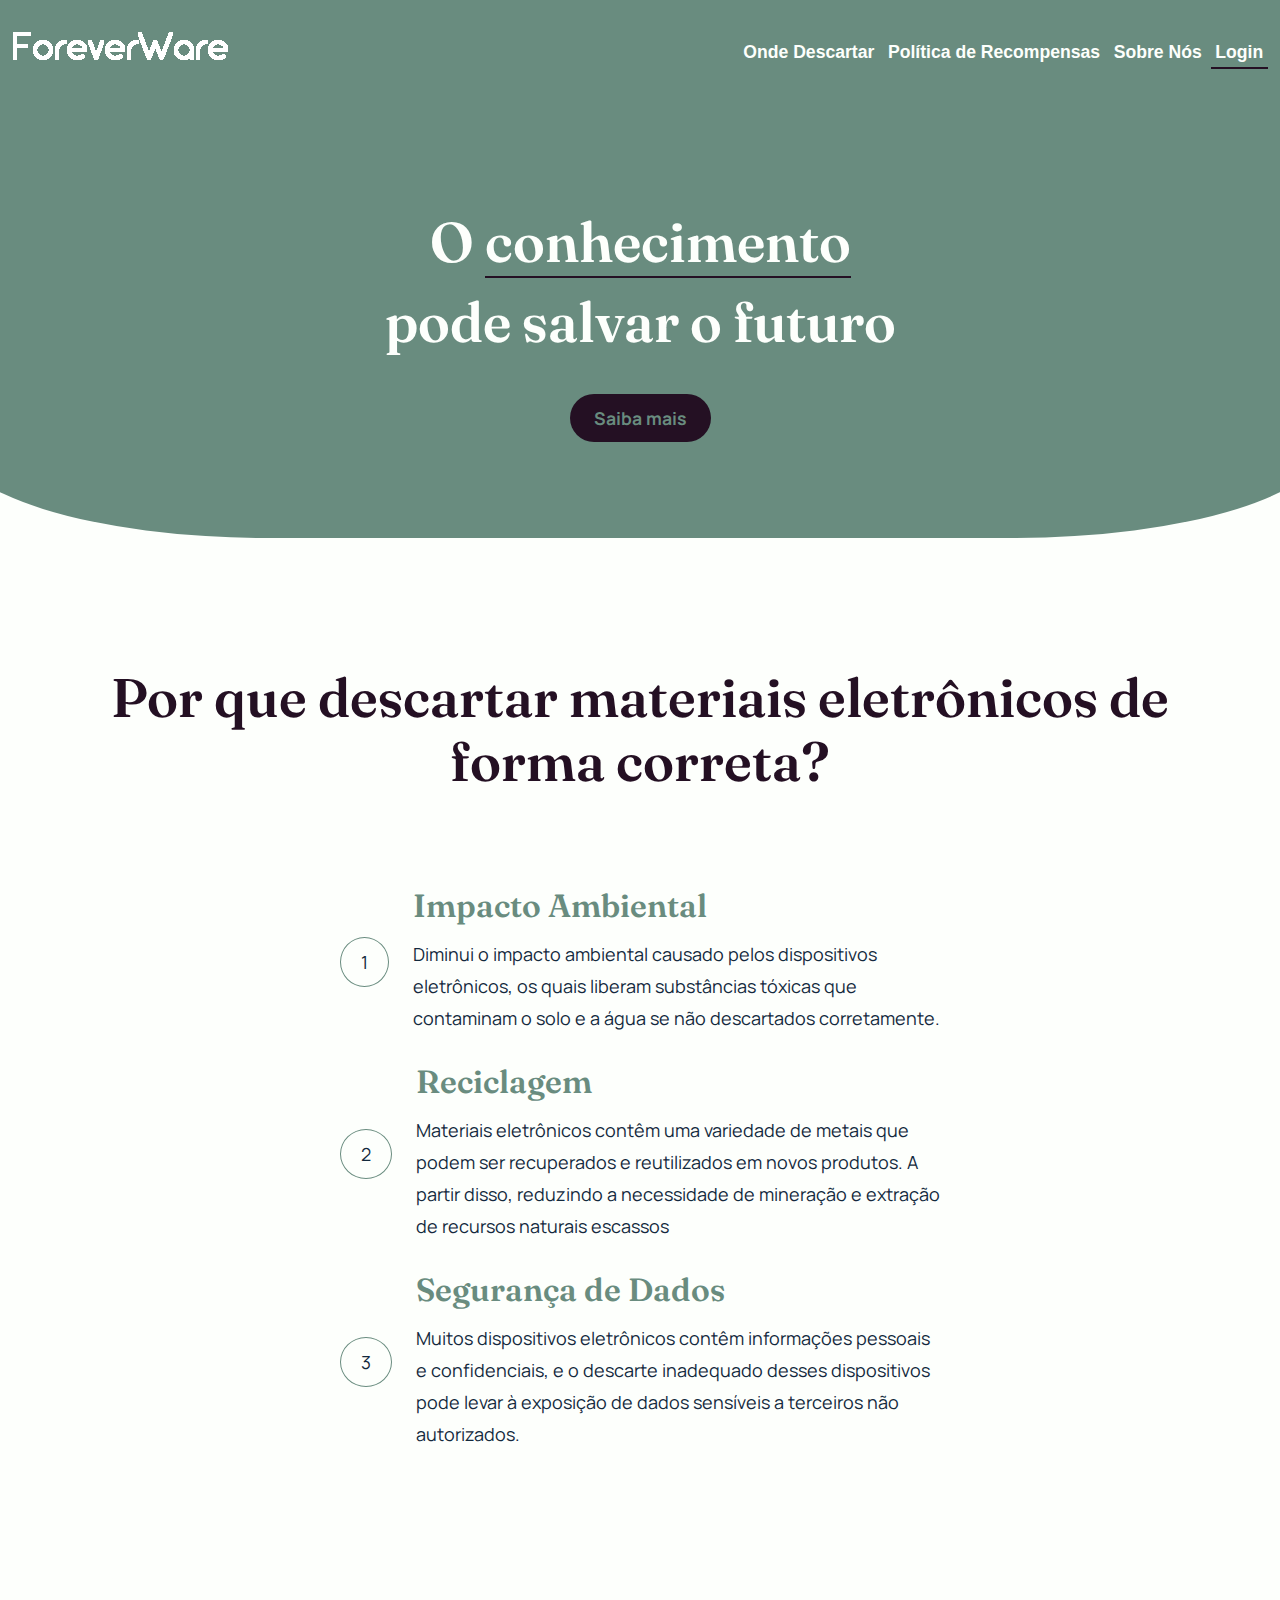
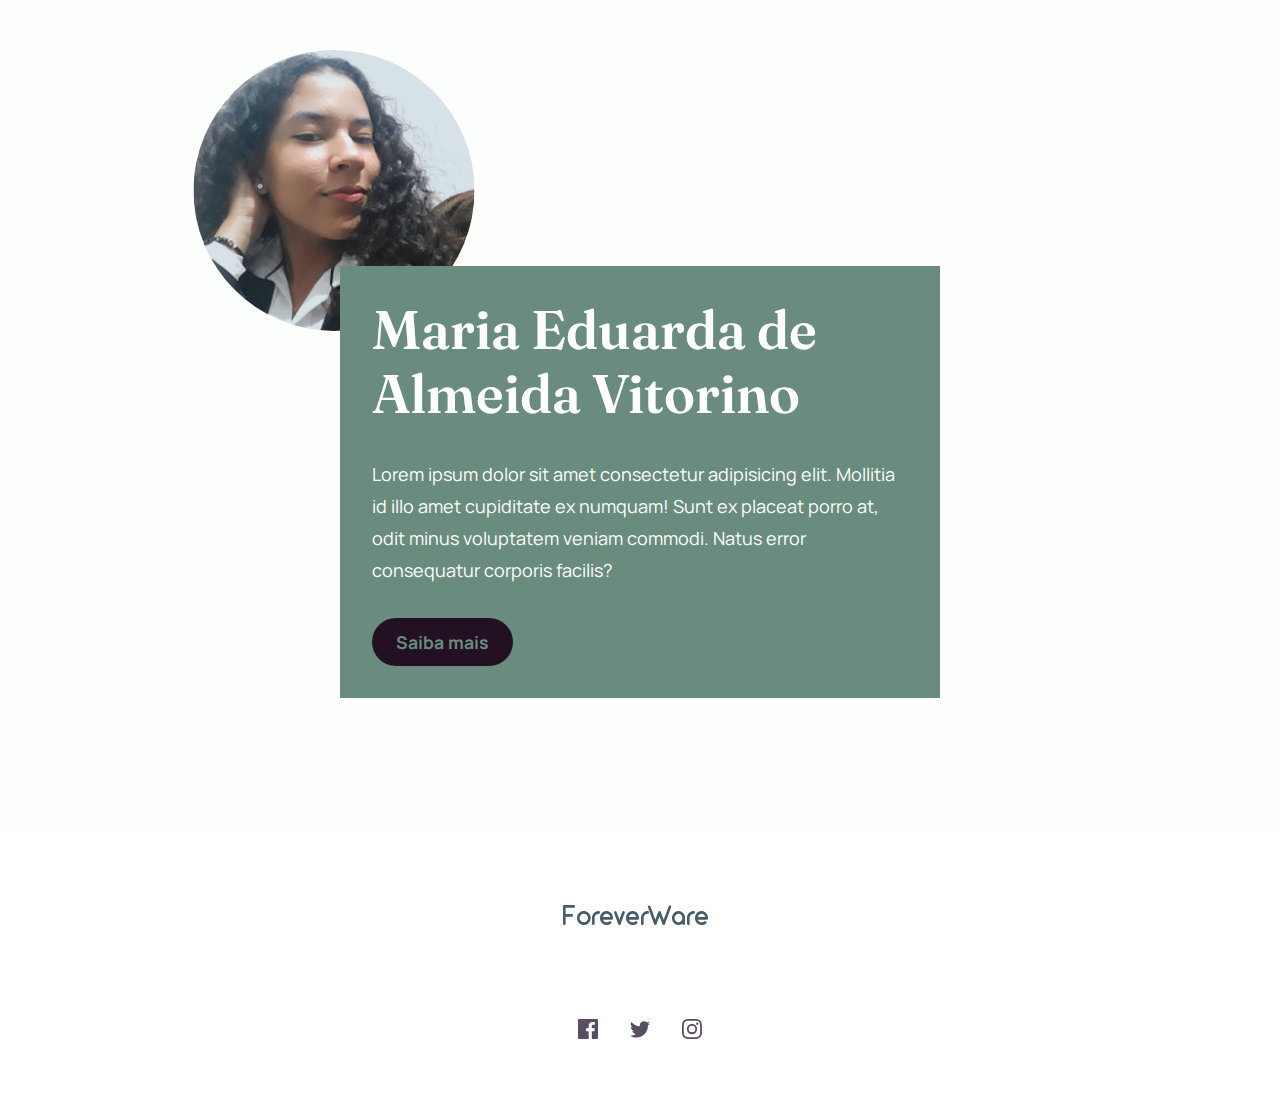
<file: index.html>
<!DOCTYPE html>
<html lang="pt-br">
  <head>
    <meta charset="UTF-8" />
    <meta name="viewport" content="width=device-width, initial-scale=1.0" />

    <link
      rel="icon"
      type="image/png"
      sizes="30x30"
      href="./assets/images/pngwing.com.png"
    />
    <link rel="stylesheet" href="css/styles.css" />
    <title>ForeverWare | Descarte e Conhecimento</title>
  </head>
  <body>
    <main>
      <nav class="nav">
        <div class="nav__logo">
          <!-- <h3>ForeverWare</h3> -->
          <a href="index.html"
            ><img src="./assets/images/foreverwarelogo.png" alt="Workit logo"
          /></a>
        </div>
        <div class="nav__cta">
          <a href="ondedescartar.html"
            ><button class="secondary-button">Onde Descartar</button></a
          >
          <a href="https://foreverware-react.vercel.app/"
            ><button class="secondary-button">
              Política de Recompensas
            </button></a
          >
          <a href="#cta"><button class="secondary-button">Sobre Nós</button></a>
          <a href="login.html"
            ><button class="secondary-button login-button">Login</button></a
          >
        </div>
      </nav>
      <section class="hero">
        <div class="container">
          <h1>
            O <span class="hero__accent">conhecimento</span> pode salvar o
            futuro
          </h1>
          <a href="#features" data-scroll
            ><button class="primary-button rounded-button">
              Saiba mais
            </button></a
          >
        </div>
      </section>
      <section id="features">
        <div class="container">
          <h2 class="feature-title">
            Por que descartar materiais eletrônicos de forma correta?
          </h2>

          <div class="features__box">
            <div class="feature__card">
              <div class="card__header">
                <p class="feature__card--icon">1</p>
              </div>
              <div class="feature__body">
                <h3 class="feature__card--title">Impacto Ambiental</h3>
                <p class="feature__card--text">
                  Diminui o impacto ambiental causado pelos dispositivos
                  eletrônicos, os quais liberam substâncias tóxicas que
                  contaminam o solo e a água se não descartados corretamente.
                </p>
              </div>
            </div>
            <div class="feature__card">
              <div class="card__header">
                <p class="feature__card--icon">2</p>
              </div>
              <div class="feature__body">
                <h3 class="feature__card--title">Reciclagem</h3>
                <p class="feature__card--text">
                  Materiais eletrônicos contêm uma variedade de metais que podem
                  ser recuperados e reutilizados em novos produtos. A partir
                  disso, reduzindo a necessidade de mineração e extração de
                  recursos naturais escassos
                </p>
              </div>
            </div>
            <div class="feature__card">
              <div class="card__header">
                <p class="feature__card--icon">3</p>
              </div>
              <div class="feature__body">
                <h3 class="feature__card--title">Segurança de Dados</h3>
                <p class="feature__card--text">
                  Muitos dispositivos eletrônicos contêm informações pessoais e
                  confidenciais, e o descarte inadequado desses dispositivos
                  pode levar à exposição de dados sensíveis a terceiros não
                  autorizados.
                </p>
              </div>
            </div>
          </div>
        </div>
      </section>
      <section id="cta">
        <div class="cta__box">
          <img src="./assets/images/authorphoto.png" alt="Founder image" />
          <h2 class="cta__box--title">Maria Eduarda de Almeida Vitorino</h2>
          <p class="cta__box--text">
            Lorem ipsum dolor sit amet consectetur adipisicing elit. Mollitia id
            illo amet cupiditate ex numquam! Sunt ex placeat porro at, odit
            minus voluptatem veniam commodi. Natus error consequatur corporis
            facilis?
          </p>
          <a href="https://github.com/vtrnduda"
            ><button class="primary-button rounded-button">
              Saiba mais
            </button></a
          >
        </div>
      </section>
    </main>
    <footer>
      <div class="footer__logo">
        <img src="./assets/images/foreverwarelogodark.png" alt="Workit logo" />
      </div>
      <div class="footer__social">
        <a href="#"
          ><img src="./assets/images/icon-facebook.svg" alt="Facebook icon"
        /></a>
        <a href="#"
          ><img src="./assets/images/icon-twitter.svg" alt="Twitter icon"
        /></a>
        <a href="#"
          ><img src="./assets/images/icon-instagram.svg" alt="Instagram icon"
        /></a>
      </div>
    </footer>

    <script type="module" src="./js/main.js"></script>
  </body>
</html>
</file>
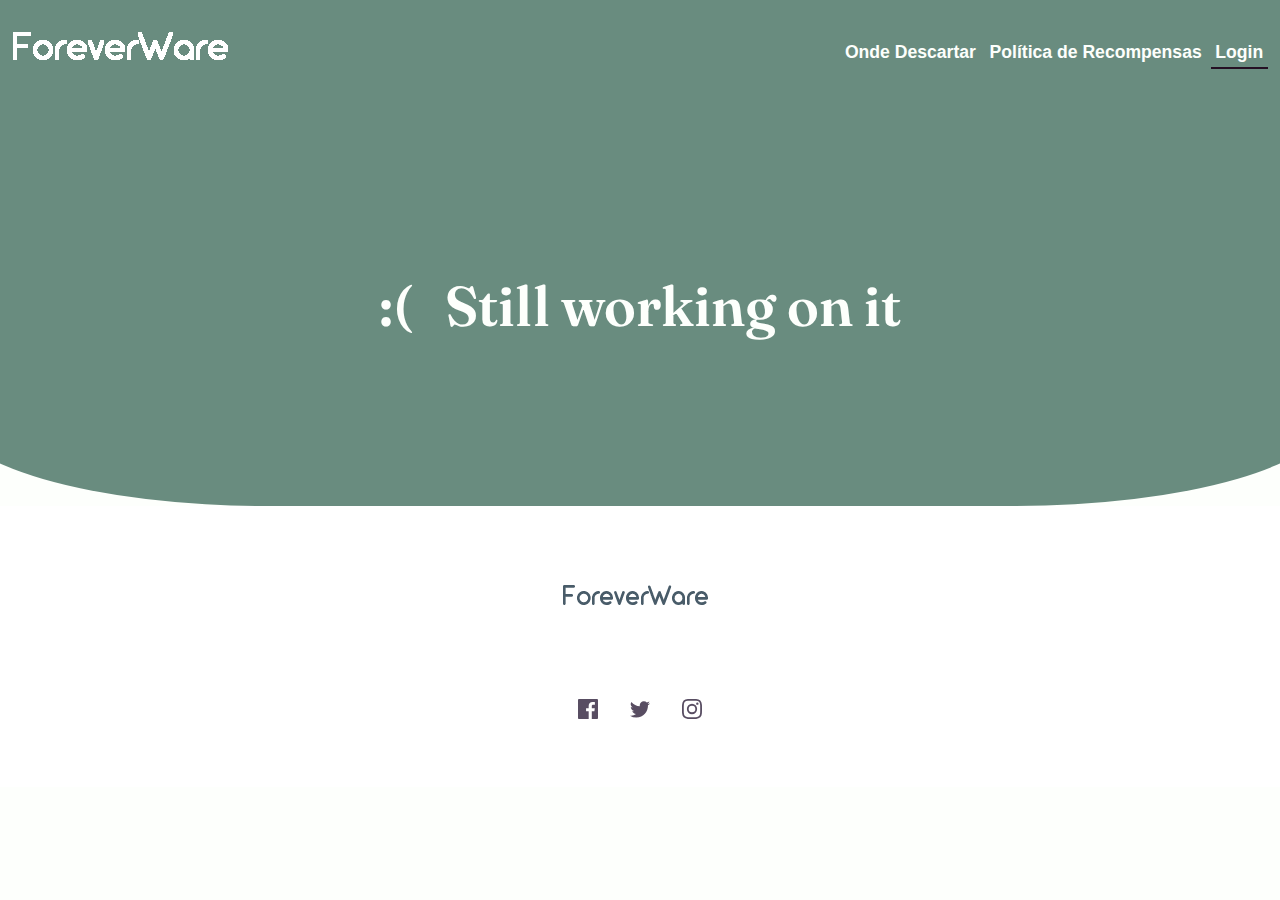
<file: login.html>
<!DOCTYPE html>
<html lang="pt-br">
  <head>
    <meta charset="UTF-8" />
    <meta name="viewport" content="width=device-width, initial-scale=1.0" />

    <link
      rel="icon"
      type="image/png"
      sizes="30x30"
      href="./assets/images/pngwing.com.png"
    />

    <link rel="stylesheet" href="css/login.css" />
    <title>ForeverWare | Descarte e Conhecimento</title>
  </head>
  <body>
    <main>
      <nav class="nav">
        <div class="nav__logo">
          <!-- <h3>ForeverWare</h3> -->
          <a href="index.html"
            ><img src="./assets/images/foreverwarelogo.png" alt="Workit logo"
          /></a>
        </div>
        <div class="nav__cta">
          <a href="ondedescartar.html"
            ><button class="secondary-button">Onde Descartar</button></a
          >
          <a href="http://localhost:3001/"
            ><button class="secondary-button">
              Política de Recompensas
            </button></a
          >
          <a href="login.html"
            ><button class="secondary-button login-button">Login</button></a
          >
        </div>
      </nav>
      <section class="hero">
        <div class="container">
          <div class="message">
            <h1 class="sad__face">&colon;&lpar;</h1>
            <h1 class="not__ready">Still working on it</h1>
          </div>
        </div>
      </section>
    </main>
    <footer>
      <div class="footer__logo">
        <img src="./assets/images/foreverwarelogodark.png" alt="Workit logo" />
      </div>
      <div class="footer__social">
        <a href="#"
          ><img src="./assets/images/icon-facebook.svg" alt="Facebook icon"
        /></a>
        <a href="#"
          ><img src="./assets/images/icon-twitter.svg" alt="Twitter icon"
        /></a>
        <a href="#"
          ><img src="./assets/images/icon-instagram.svg" alt="Instagram icon"
        /></a>
      </div>
    </footer>
    <script type="module" src="./js/main.js"></script>
  </body>
</html>
</file>
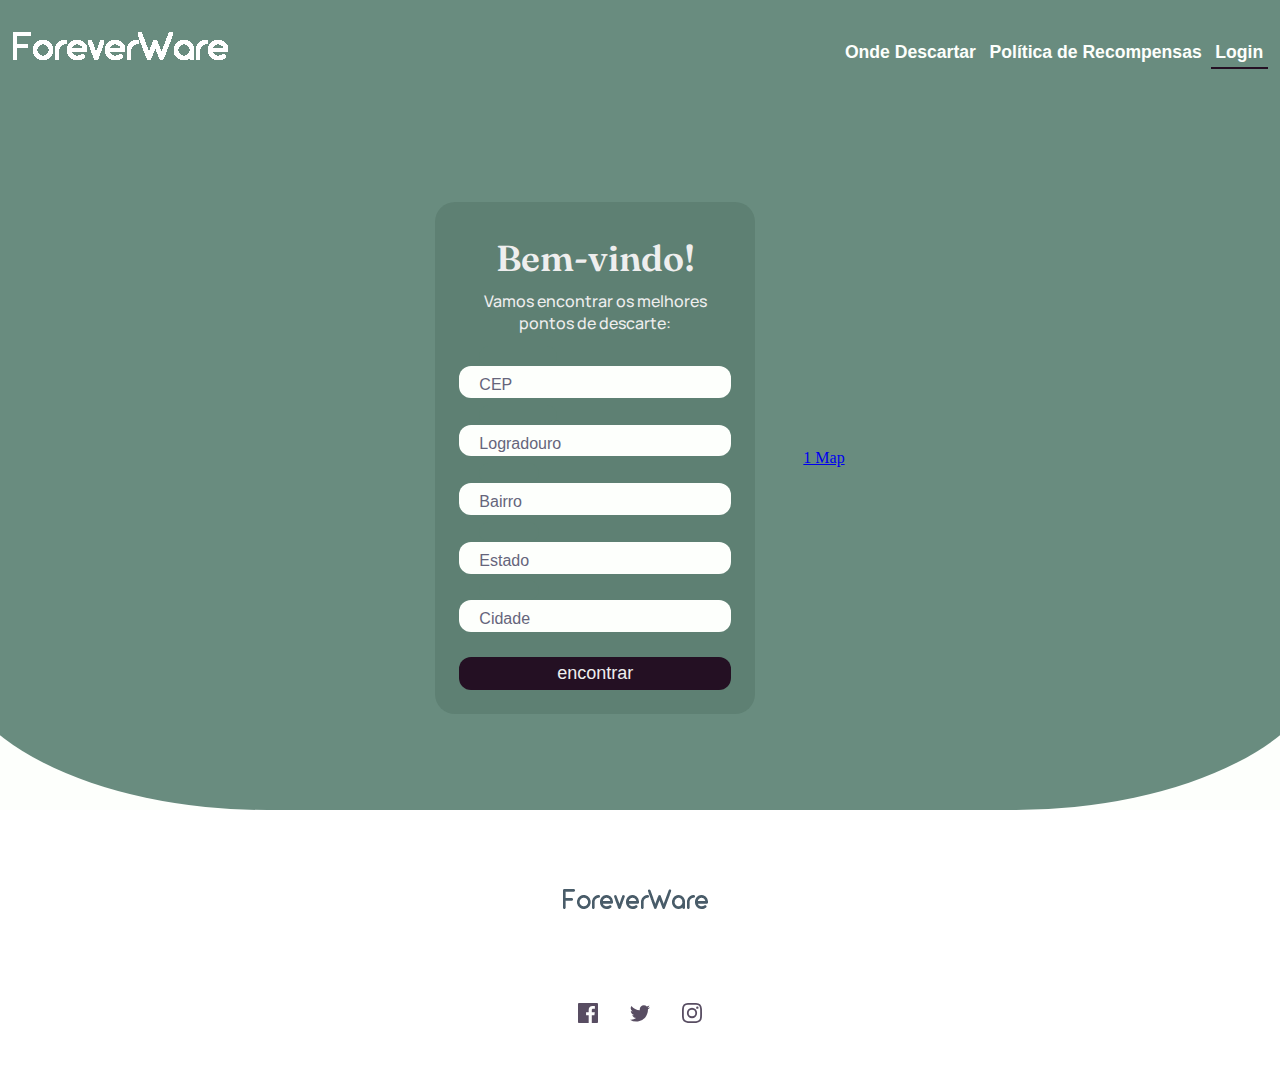
<file: ondedescartar.html>
<!DOCTYPE html>
<html lang="pt-br">
<head>
  <meta charset="UTF-8">
  <meta name="viewport" content="width=device-width, initial-scale=1.0">

  <link rel="icon" type="image/png" sizes="30x30" href="./assets/images/pngwing.com.png">
  
  <link rel="stylesheet" href="css/ondedescartar.css">
  <title>ForeverWare | Descarte e Conhecimento</title>
</head>
<body>
  <main>
    <nav class="nav">
      <div class="nav__logo">
        <!-- <h3>ForeverWare</h3> -->
        <a href="index.html"><img  src="./assets/images/foreverwarelogo.png"  alt="Workit logo"></a> 
      </div>
      <div class="nav__cta">
        <a href="ondedescartar.html"><button class="secondary-button">Onde Descartar</button></a>
        <a href="http://localhost:3001/"><button class="secondary-button">Política de Recompensas</button></a>
        <!-- <a href="#cta"><button class="secondary-button">Sobre Nós</button></a> -->
        <a href="login.html"><button class="secondary-button login-button">Login</button></a>
      </div>
      
    </nav>
    <section class="hero">
        <div class="container">
          <div class="deck">
            <div class="form">
              <div class="title">Bem-vindo!</div>
              <div class="subtitle">Vamos encontrar os melhores pontos de descarte:</div>
              <div class="input-container ic1">
                <input id="cep" class="input" type="text" placeholder=" " />
                <div class="cut"></div>
                <label for="firstname" class="placeholder">CEP</label>
              </div>
              <div class="input-container ic2">
                <input id="logradouro" class="input" type="text" placeholder=" " />
                <div class="cut"></div>
                <label for="lastname" class="placeholder">Logradouro</label>
              </div>
            
              <div class="input-container ic2">
                <input id="bairro" class="input" type="text" placeholder=" " />
                <div class="cut cut-short"></div>
                <label for="email" class="placeholder">Bairro</label>
              </div>
              <div class="input-container ic2">
                <input id="estado" class="input" type="text" placeholder=" " />
                <div class="cut cut-short"></div>
                <label for="email" class="placeholder">Estado</label>
              </div>
              <div class="input-container ic2">
                <input id="localidade" class="input" type="text" placeholder=" " />
                <div class="cut cut-short"></div>
                <label for="email" class="placeholder">Cidade</label>
              </div>
              <button type="text" class="submit">encontrar</button>
          </div>
          <div class="map">
              <div id="wrapper-9cd199b9cc5410cd3b1ad21cab2e54d3">
                  <div id="map-9cd199b9cc5410cd3b1ad21cab2e54d3"></div><script>(function () {
                  var setting = {"height":300,"width":400,"zoom":16,"queryString":"IFPB - Campus João Pessoa - Avenida Primeiro de Maio - Jaguaribe, João Pessoa - PB, Brasil","place_id":"ChIJ8eQqhRDorAcRu_IBNCJFVK8","satellite":true,"centerCoord":[-7.136360094699779,-34.87416970791141],"cid":"0xaf5445223401f2bb","lang":"pt","cityUrl":"/brazil/joao-pessoa-2134","cityAnchorText":"","id":"map-9cd199b9cc5410cd3b1ad21cab2e54d3","embed_id":"920453"};
                  var d = document;
                  var s = d.createElement('script');
                  s.src = 'https://1map.com/js/script-for-user.js?embed_id=920453';
                  s.async = true;
                  s.onload = function (e) {
                    window.OneMap.initMap(setting)
                  };
                  var to = d.getElementsByTagName('script')[0];
                  to.parentNode.insertBefore(s, to);
                })();</script><a href="https://1map.com/pt/map-embed">1 Map</a></div>
          </div>
          </div>
        </div>

        
      
    </section>
  <footer>
      <div class="footer__logo">
        <img src="./assets/images/foreverwarelogodark.png" alt="Workit logo">
      </div>
      <div class="footer__social">
        <a href="#"><img src="./assets/images/icon-facebook.svg" alt="Facebook icon"></a>
        <a href="#"><img src="./assets/images/icon-twitter.svg" alt="Twitter icon"></a>
        <a href="#"><img src="./assets/images/icon-instagram.svg" alt="Instagram icon"></a>
      </div>
  </footer>
  <script type="module" src="./js/main.js"></script>
</body>
</html>
</file>
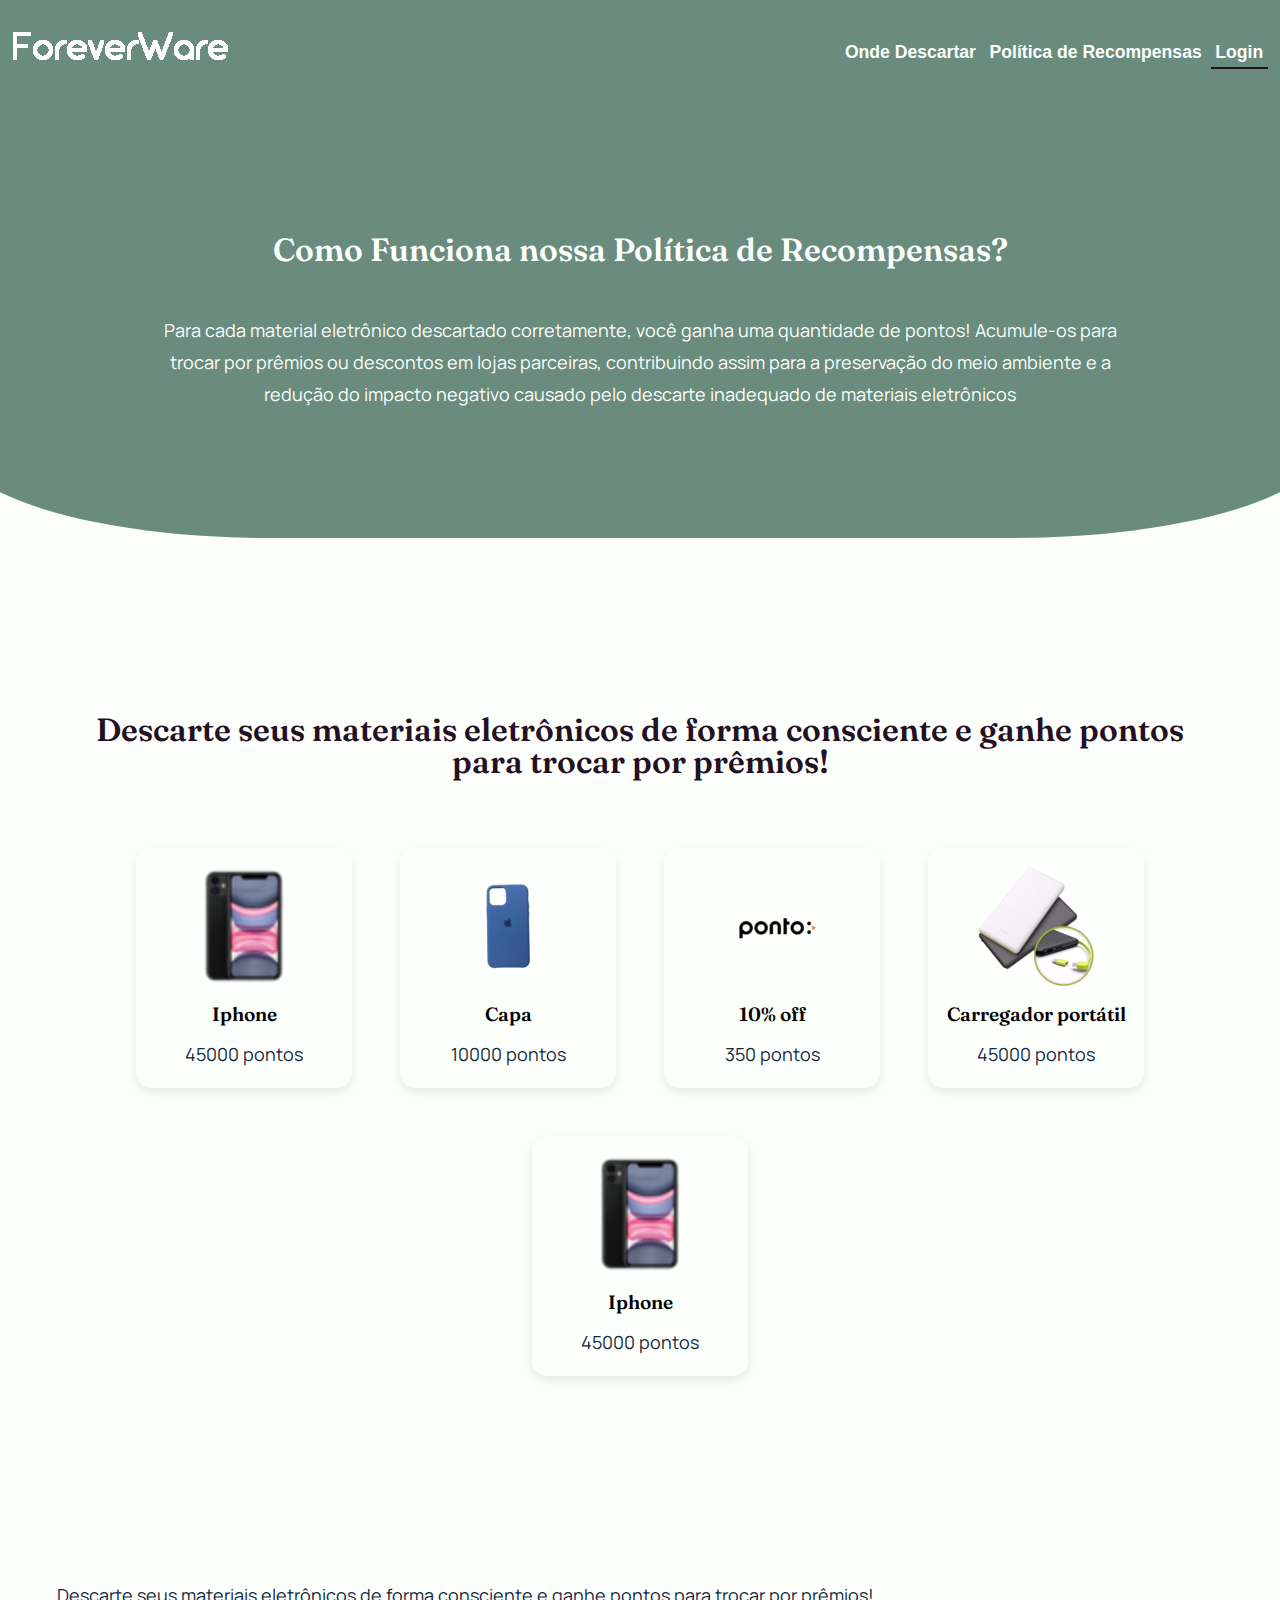
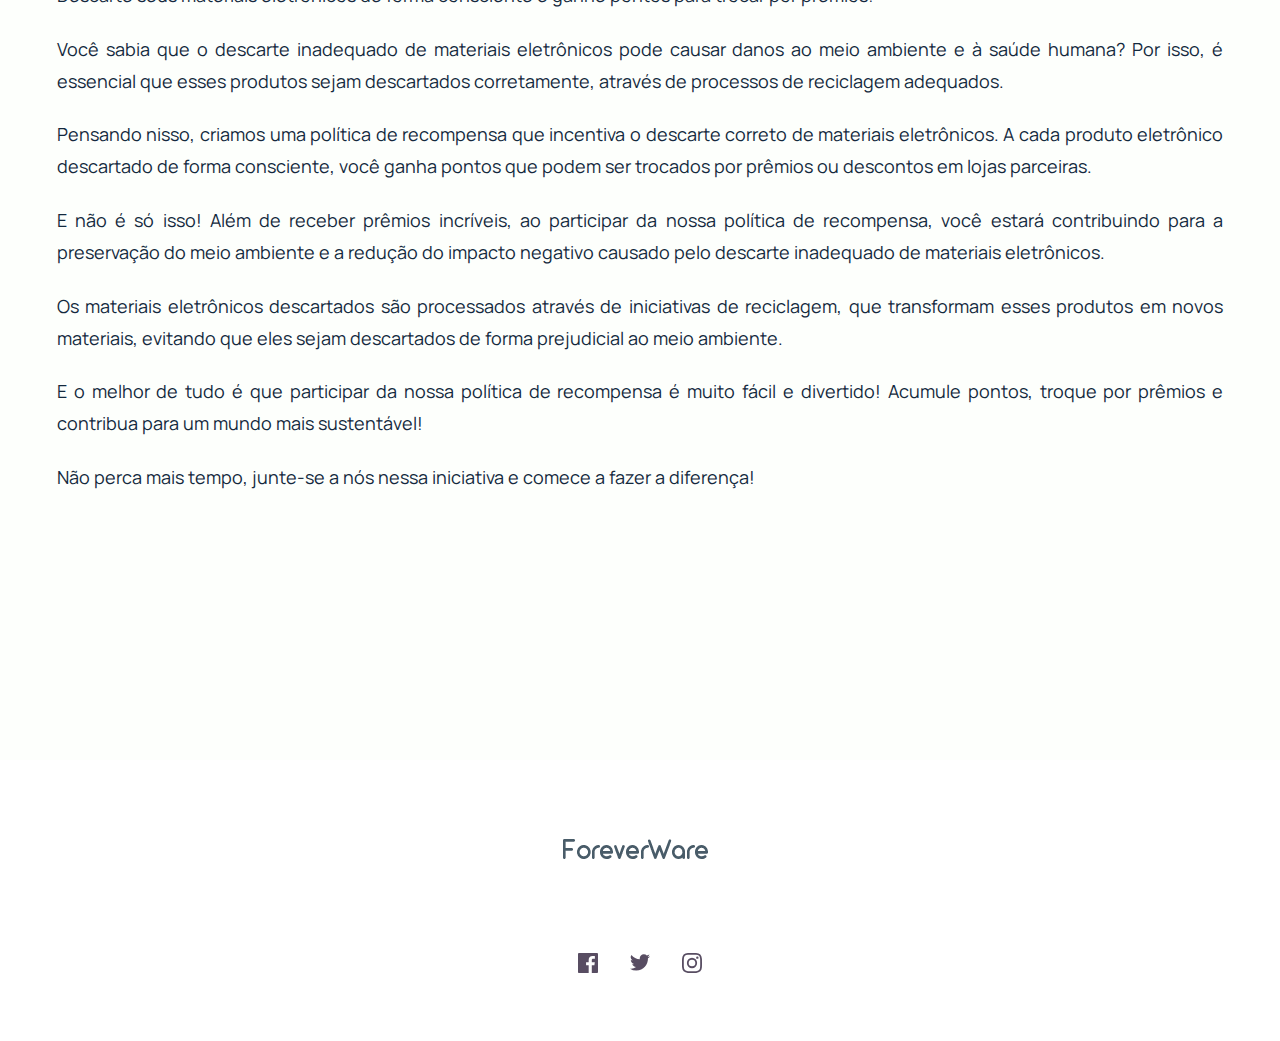
<file: politicarecompensas.html>
<!DOCTYPE html>
<html lang="pt-br">
  <head>
    <meta charset="UTF-8" />
    <meta name="viewport" content="width=device-width, initial-scale=1.0" />

    <link
      rel="icon"
      type="image/png"
      sizes="30x30"
      href="./assets/images/pngwing.com.png"
    />

    <link rel="stylesheet" href="css/politicarecompensas.css" />
    <title>ForeverWare | Descarte e Conhecimento</title>
  </head>
  <body>
    <main>
      <nav class="nav">
        <div class="nav__logo">
          <!-- <h3>ForeverWare</h3> -->
          <a href="index.html"
            ><img src="./assets/images/foreverwarelogo.png" alt="Workit logo"
          /></a>
        </div>
        <div class="nav__cta">
          <a href="ondedescartar.html"
            ><button class="secondary-button">Onde Descartar</button></a
          >
          <a href="politicarecompensas.html"
            ><button class="secondary-button">
              Política de Recompensas
            </button></a
          >
          <!-- <a href="#cta"><button class="secondary-button">Sobre Nós</button></a> -->
          <a href="login.html"
            ><button class="secondary-button login-button">Login</button></a
          >
        </div>
      </nav>
      <section class="hero">
        <div class="container">
          <div class="deck">
            <h3>Como Funciona nossa Política de Recompensas?</h3>
            <p>
              Para cada material eletrônico descartado corretamente, você ganha
              uma quantidade de pontos! Acumule-os para trocar por prêmios ou
              descontos em lojas parceiras, contribuindo assim para a
              preservação do meio ambiente e a redução do impacto negativo
              causado pelo descarte inadequado de materiais eletrônicos
            </p>
          </div>
        </div>
      </section>
      <section class="rewards">
        <div class="container">
          <h3 class="rewards__title">
            Descarte seus materiais eletrônicos de forma consciente e ganhe
            pontos para trocar por prêmios!
          </h3>
          <div class="rewards__box"></div>
          <div class="rewards__page">
            <p>
              Descarte seus materiais eletrônicos de forma consciente e ganhe
              pontos para trocar por prêmios!
            </p>
            <p>
              Você sabia que o descarte inadequado de materiais eletrônicos pode
              causar danos ao meio ambiente e à saúde humana? Por isso, é
              essencial que esses produtos sejam descartados corretamente,
              através de processos de reciclagem adequados.
            </p>
            <p>
              Pensando nisso, criamos uma política de recompensa que incentiva o
              descarte correto de materiais eletrônicos. A cada produto
              eletrônico descartado de forma consciente, você ganha pontos que
              podem ser trocados por prêmios ou descontos em lojas parceiras.
            </p>
            <p>
              E não é só isso! Além de receber prêmios incríveis, ao participar
              da nossa política de recompensa, você estará contribuindo para a
              preservação do meio ambiente e a redução do impacto negativo
              causado pelo descarte inadequado de materiais eletrônicos.
            </p>
            <p>
              Os materiais eletrônicos descartados são processados através de
              iniciativas de reciclagem, que transformam esses produtos em novos
              materiais, evitando que eles sejam descartados de forma
              prejudicial ao meio ambiente.
            </p>
            <p>
              E o melhor de tudo é que participar da nossa política de
              recompensa é muito fácil e divertido! Acumule pontos, troque por
              prêmios e contribua para um mundo mais sustentável!
            </p>
            <p>
              Não perca mais tempo, junte-se a nós nessa iniciativa e comece a
              fazer a diferença!
            </p>
          </div>
        </div>
      </section>
    </main>
    <footer>
      <div class="footer__logo">
        <img src="./assets/images/foreverwarelogodark.png" alt="Workit logo" />
      </div>
      <div class="footer__social">
        <a href="#"
          ><img src="./assets/images/icon-facebook.svg" alt="Facebook icon"
        /></a>
        <a href="#"
          ><img src="./assets/images/icon-twitter.svg" alt="Twitter icon"
        /></a>
        <a href="#"
          ><img src="./assets/images/icon-instagram.svg" alt="Instagram icon"
        /></a>
      </div>
    </footer>
    <script type="module" src="./js/main.js"></script>
  </body>
</html>
</file>
<file: css/styles.css>
@import url("https://fonts.googleapis.com/css2?family=Fraunces:wght@600&family=Manrope&display=swap");

* {
  box-sizing: border-box;
  margin: 0;
  padding: 0;
  /* scroll-behavior: smooth;     */
}

:root {
  --primary-font: "Fraunces", serif;
  --secondary-font: "Manrope", sans-serif;
  /* --primary-color: #495c69; */
  --primary-color: #698c7f;
  /* --secondary-color: #369667; */
  --secondary-color: #241023;
  --tertiary-color: #13293d;
  /* --primary-background: #f8fffc; */
  --primary-background: #fdfffc;
  --secondary-background: #fff;
  --tertiary-background: #5e8073;
}

body {
  background-color: var(--primary-background);
  overflow-x: hidden;
}

h1 {
  font-family: var(--primary-font);
  font-size: 3.5rem;
  font-weight: 600;
  line-height: 80px;
}

h2 {
  font-family: var(--primary-font);
  font-size: 3.4rem;
  font-weight: 600;
  line-height: 64px;
}

h3 {
  font-family: var(--primary-font);
  font-size: 2rem;
  font-weight: 600;
  line-height: 32px;
}

p {
  font-family: var(--secondary-font);
  font-size: 1.125rem;
  font-weight: 400;
  line-height: 32px;
  color: var(--tertiary-color);
}

.primary-button {
  background-color: var(--secondary-color);
  border: none;
  color: var(--primary-color);
  cursor: pointer;
  font-family: var(--secondary-font);
  font-size: 1.1rem;
  font-weight: 700;
  padding: 0.75rem 1.5rem;
}

.primary-button:hover {
  background-color: var(--primary-color);
  color: var(--secondary-color);
  border: 1px solid var(--secondary-color);
}

.secondary-button {
  color: var(--primary-color);
  font-size: 1.1rem;
  font-weight: 700;
  cursor: pointer;
  border: 0;
  padding-bottom: 5px;
  background-color: transparent;
}

.login-button {
  border-bottom: 2px solid var(--secondary-color);
}

.rounded-button {
  background-color: var(--secondary-color);
  border-radius: 9999px;
  padding: 0.75rem 1.5rem;
}

.secondary-button:hover {
  color: var(--secondary-color);
}

.nav {
  background-color: var(--primary-color);
  display: flex;
  justify-content: space-between;
  align-items: center;
  padding: 1rem 0.75rem;
}

.nav button {
  color: var(--primary-background);
}

.nav__logo {
  cursor: pointer;
}

.nav__cta button {
  padding: 0.3rem;
}

/*hero section*/
.hero .container {
  color: var(--primary-background);
  display: flex;
  flex-direction: column;
  justify-content: center;
  align-items: center;
  text-align: center;
  /* padding: 8rem 4rem; */
  gap: 2rem;
  position: relative;
}

.container {
  padding: 6rem 2rem;
  height: 100%;
  border-bottom-left-radius: 23%;
  border-bottom-right-radius: 23%;
  background: var(--primary-color);
  margin: 0 -50px;
}

.deck {
  display: flex;
  justify-content: center;
  align-items: center;
  flex-direction: row;
  gap: 3rem;
  height: 100%;
  width: 100%;
}

.hero__accent {
  border-bottom: 2px solid var(--secondary-color);
}

/* .hero img {
    width: 100%;
    max-width: 320px;
    height: 100%;
    max-height: 184px;
    position: absolute;
    top: 80%;
    left: 50%;
    transform: translateX(-50%);
} */

/*features*/

#features .container {
  background-color: var(--primary-background);
  text-align: center;
}

.features__box {
  display: flex;
  flex-direction: column;
  justify-content: center;
  align-items: center;
  text-align: center;
  gap: 2rem;
  padding: 4rem 2rem;
}

.feature-title {
  color: var(--secondary-color);
  padding: 2rem 4rem;
}

.feature__card {
  display: flex;
  flex-direction: column;
  justify-content: center;
  align-items: center;
  gap: 1.5rem;
}

.feature__card--icon {
  border: 1px solid var(--primary-color);
  padding: 0.5rem 1.25rem;
  border-radius: 100%;
}

.feature__card--title {
  color: var(--primary-color);
}

/*cta*/

#cta {
  margin-top: 8rem;
  padding: 8rem 2rem;
  background-color: transparent;
  z-index: 0;
}

#cta img {
  width: 100%;
  max-width: 281px;
  height: 100%;
  max-height: 281px;
  position: absolute;
  top: -45%;
  left: 50%;
  transform: translateX(-50%);
  z-index: -1;
}

.cta__box {
  background-color: var(--primary-color);
  position: relative;
  display: flex;
  flex-direction: column;
  justify-content: center;
  align-items: center;
  text-align: center;
  gap: 2rem;
  padding: 2rem;
}

.cta__box img {
  border-radius: 100%;
}

.cta__box--title {
  color: var(--secondary-background);
}

.cta__box--text {
  color: var(--secondary-background);
}

/*footer*/
footer {
  padding: 4rem 2rem;
  background-color: var(--secondary-background);
  display: flex;
  flex-direction: column;
  justify-content: center;
  align-items: center;
  text-align: center;
  gap: 4rem;
}

.footer__social {
  display: flex;
  justify-content: center;
  align-items: center;
  gap: 2rem;
}

@media screen and (max-width: 375px) {
  h1 {
    font-size: 2.75rem;
    line-height: 48px;
  }

  h2 {
    font-size: 2rem;
    line-height: 32px;
  }

  .nav {
    display: flex;
    flex-direction: column;
  }
  .nav__cta {
    display: flex;
    flex-direction: row;
    align-items: center;
  }

  .nav__cta .secondary-button,
  .nav_cta .secondary-button:hover {
    width: 100%;
  }

  .nav button {
    width: 50%;
  }
}

@media screen and (min-width: 768px) {
  .hero .container {
    /* background-image: url(assets/images/bg-pattern-1.svg), url(assets/images/bg-pattern-2.svg); */
    background-position: -10% 0, 100% 50%;
    background-repeat: no-repeat;
  }

  h1 {
    max-width: 550px;
  }

  .hero img {
    max-width: 514px;
    max-height: 296px;
  }

  .features {
    margin-top: 8rem;
  }

  .feature__card {
    flex-direction: row;
    max-width: 600px;
  }

  .feature__body {
    text-align: left;
    display: flex;
    flex-direction: column;
    gap: 1rem;
  }

  #cta {
    display: flex;
    justify-content: center;
  }

  .cta__box {
    align-items: flex-start;
    text-align: left;
    max-width: 600px;
    /* background-image: url(assets/images/bg-pattern-3.svg); */
    background-position: 90% 150%;
    background-repeat: no-repeat;
  }

  #cta img {
    top: -50%;
    left: -1%;
    transform: translateX(-50%);
  }
}

@media screen and (min-width: 1440px) {
  .nav {
    padding: 2rem 4rem;
  }

  .hero .container {
    /* padding: 12rem 4rem; */
    height: 70vh;
  }

  .hero img {
    max-width: 767px;
    max-height: 441px;
  }

  .features .container {
    padding-bottom: 4rem;
  }

  .features__box {
    padding: 8rem 4rem;
    flex-direction: row;
    gap: 4rem;
  }

  .feature__card {
    flex-direction: column;
  }

  .feature__body {
    text-align: center;
    display: flex;
    flex-direction: column;
    gap: 1rem;
  }

  #cta img {
    width: 100%;
    max-width: 400px;
    height: 100%;
    max-height: 400px;
    top: -55%;
    left: -5%;
  }

  .cta__box {
    max-width: 800px;
    background-position: 90% 150%;
    padding: 4rem;
  }
}
</file>
<file: css/login.css>
@import url("https://fonts.googleapis.com/css2?family=Fraunces:wght@600&family=Manrope&display=swap");

* {
  box-sizing: border-box;
  margin: 0;
  padding: 0;
  scroll-behavior: smooth;
}

:root {
  --primary-font: "Fraunces", serif;
  --secondary-font: "Manrope", sans-serif;
  /* --primary-color: #495c69; */
  --primary-color: #698c7f;
  /* --secondary-color: #369667; */
  --secondary-color: #241023;
  --tertiary-color: #13293d;
  /* --primary-background: #f8fffc; */
  --primary-background: #fdfffc;
  --secondary-background: #fff;
  --tertiary-background: #5e8073;
}

body {
  background-color: var(--primary-background);
  overflow-x: hidden;
}

h1 {
  font-family: var(--primary-font);
  font-size: 3.5rem;
  font-weight: 600;
  line-height: 80px;
}

h2 {
  font-family: var(--primary-font);
  font-size: 3.4rem;
  font-weight: 600;
  line-height: 64px;
}

h3 {
  font-family: var(--primary-font);
  font-size: 2rem;
  font-weight: 600;
  line-height: 32px;
}

p {
  font-family: var(--secondary-font);
  font-size: 1.125rem;
  font-weight: 400;
  line-height: 32px;
  color: var(--tertiary-color);
}

.primary-button {
  background-color: var(--secondary-color);
  border: none;
  color: var(--primary-color);
  cursor: pointer;
  font-family: var(--secondary-font);
  font-size: 1.1rem;
  font-weight: 700;
  padding: 0.75rem 1.5rem;
}

.primary-button:hover {
  background-color: var(--primary-color);
  color: var(--secondary-color);
  border: 1px solid var(--secondary-color);
}

.secondary-button {
  color: var(--primary-color);
  font-size: 1.1rem;
  font-weight: 700;
  cursor: pointer;
  border: 0;
  padding-bottom: 5px;
  background-color: transparent;
}

.login-button {
  border-bottom: 2px solid var(--secondary-color);
}

.rounded-button {
  background-color: var(--secondary-color);
  border-radius: 9999px;
  padding: 0.75rem 1.5rem;
}

.secondary-button:hover {
  color: var(--secondary-color);
}

.nav {
  background-color: var(--primary-color);
  display: flex;
  justify-content: space-between;
  align-items: center;
  padding: 1rem 0.75rem;
}

.nav button {
  color: var(--primary-background);
}

.nav__logo {
  cursor: pointer;
}

.nav__cta button {
  padding: 0.3rem;
}

/*hero section*/
.hero .container {
  color: var(--primary-background);
  display: flex;
  flex-direction: column;
  justify-content: center;
  align-items: center;
  text-align: center;
  padding: 10rem 2rem;
  gap: 2rem;
  position: relative;
}

.container {
  padding: 10rem 2rem;
  height: 100%;
  border-bottom-left-radius: 23%;
  border-bottom-right-radius: 23%;
  background: var(--primary-color);
  margin: 0 -50px;
}

.message {
  display: flex;
  flex-direction: row;
  justify-content: center;
  align-items: center;
  text-align: center;
  gap: 2rem;
}

/*footer*/

footer {
  padding: 4rem 2rem;
  background-color: var(--secondary-background);
  display: flex;
  flex-direction: column;
  justify-content: center;
  align-items: center;
  text-align: center;
  gap: 4rem;
}

.footer__social {
  display: flex;
  justify-content: center;
  align-items: center;
  gap: 2rem;
}

@media screen and (max-width: 375px) {
  h1 {
    font-size: 2rem;
    line-height: 48px;
  }

  h2 {
    font-size: 2rem;
    line-height: 32px;
  }

  .nav {
    display: flex;
    flex-direction: column;
  }
  .nav__cta {
    display: flex;
    flex-direction: row;
    align-items: center;
  }

  .nav__cta .secondary-button,
  .nav_cta .secondary-button:hover {
    width: 100%;
  }

  .nav button {
    width: 50%;
  }

  .hero .message {
    display: flex;
    flex-direction: column;
  }
}

@media screen and (min-width: 768px) {
  .hero .container {
    /* background-image: url(assets/images/bg-pattern-1.svg), url(assets/images/bg-pattern-2.svg); */
    background-position: -10% 0, 100% 50%;
    background-repeat: no-repeat;
  }

  h1 {
    max-width: 550px;
  }

  .hero img {
    max-width: 514px;
    max-height: 296px;
  }

  .container {
    padding: 10rem 2rem;
  }
}

@media screen and (min-width: 1440px) {
  .nav {
    padding: 2rem 4rem;
  }

  .hero .container {
    height: 70vh;
    padding: 16rem 4rem;
  }

  .hero img {
    max-width: 767px;
    max-height: 441px;
  }

  .features .container {
    padding-bottom: 4rem;
  }

  .features__box {
    padding: 8rem 4rem;
    flex-direction: row;
    gap: 4rem;
  }

  .feature__card {
    flex-direction: column;
  }

  .feature__body {
    text-align: center;
    display: flex;
    flex-direction: column;
    gap: 1rem;
  }

  #cta img {
    width: 100%;
    max-width: 400px;
    height: 100%;
    max-height: 400px;
    top: -60%;
    left: -5%;
  }

  .cta__box {
    max-width: 800px;
    background-position: 90% 150%;
    padding: 4rem;
  }
}
</file>
<file: css/ondedescartar.css>
@import url("https://fonts.googleapis.com/css2?family=Fraunces:wght@600&family=Manrope&display=swap");

* {
  box-sizing: border-box;
  margin: 0;
  padding: 0;
  scroll-behavior: smooth;
}

:root {
  --primary-font: "Fraunces", serif;
  --secondary-font: "Manrope", sans-serif;
  /* --primary-color: #495c69; */
  --primary-color: #698c7f;
  /* --secondary-color: #369667; */
  --secondary-color: #241023;
  --tertiary-color: #13293d;
  /* --primary-background: #f8fffc; */
  --primary-background: #fdfffc;
  --secondary-background: #fff;
  --tertiary-background: #5e8073;
}

body {
  background-color: var(--primary-background);
  overflow-x: hidden;
}

h1 {
  font-family: var(--primary-font);
  font-size: 3.5rem;
  font-weight: 600;
  line-height: 80px;
}

h2 {
  font-family: var(--primary-font);
  font-size: 3.4rem;
  font-weight: 600;
  line-height: 64px;
}

h3 {
  font-family: var(--primary-font);
  font-size: 2rem;
  font-weight: 600;
  line-height: 32px;
}

p {
  font-family: var(--secondary-font);
  font-size: 1.125rem;
  font-weight: 400;
  line-height: 32px;
  color: var(--tertiary-color);
}

.primary-button {
  background-color: var(--secondary-color);
  border: none;
  color: var(--primary-color);
  cursor: pointer;
  font-family: var(--secondary-font);
  font-size: 1.1rem;
  font-weight: 700;
  padding: 0.75rem 1.5rem;
}

.primary-button:hover {
  background-color: var(--primary-color);
  color: var(--secondary-color);
  border: 1px solid var(--secondary-color);
}

.secondary-button {
  color: var(--primary-color);
  font-size: 1.1rem;
  font-weight: 700;
  cursor: pointer;
  border: 0;
  padding-bottom: 5px;
  background-color: transparent;
}

.login-button {
  border-bottom: 2px solid var(--secondary-color);
}

.rounded-button {
  background-color: var(--secondary-color);
  border-radius: 9999px;
  padding: 0.75rem 1.5rem;
}

.secondary-button:hover {
  color: var(--secondary-color);
}

.nav {
  background-color: var(--primary-color);
  display: flex;
  justify-content: space-between;
  align-items: center;
  padding: 1rem 0.75rem;
}

.nav button {
  color: var(--primary-background);
}

.nav__logo {
  cursor: pointer;
}

.nav__cta button {
  padding: 0.3rem;
}

/*hero section*/
.hero .container {
  color: var(--primary-background);
  display: flex;
  flex-direction: column;
  justify-content: center;
  align-items: center;
  text-align: center;
  /*padding: 4rem 2rem;*/
  padding: 6rem 2rem;
  gap: 2rem;
  position: relative;
}

.container {
  height: 100%;
  border-bottom-left-radius: 23%;
  border-bottom-right-radius: 23%;
  background: var(--primary-color);
  margin: 0 -50px;
}

.deck {
  display: flex;
  justify-content: center;
  align-items: center;
  flex-direction: row;
  gap: 3rem;
  height: 80%;
  width: 80%;
}
.map {
  max-width: 20rem;
}
/* form */

.form {
  background-color: var(--tertiary-background);
  border-radius: 20px;
  /* box-sizing: border-box;  */
  display: flex;
  flex-direction: column;
  height: 32rem;
  padding: 1.5rem;
  width: 20rem;
  max-width: 20rem;
  max-height: 40rem;
}

.title {
  color: #eee;
  font-family: var(--primary-font);
  font-size: 36px;
  font-weight: 600;
  margin-top: 10px;
}

.subtitle {
  color: #eee;
  font-family: var(--secondary-font);
  font-size: 16px;
  font-weight: 500;
  margin-top: 10px;
}

.input-container {
  height: 2rem;
  position: relative;
  width: 100%;
}

.ic1 {
  margin-top: 2rem;
}

.ic2 {
  margin-top: 2rem;
}

.input {
  background-color: var(--primary-background);
  border-radius: 12px;
  border: 0;
  box-sizing: border-box;
  color: var(--secondary-color);
  font-size: 18px;
  height: 120%;
  outline: 0;
  padding: 4px 5px 0;
  width: 100%;
}

.cut {
  background-color: var(--tertiary-background);
  border-radius: 10px;
  height: 20px;
  left: 20px;
  position: absolute;
  top: -20px;
  transform: translateY(0);
  transition: transform 200ms;
  width: 78px;
}

.cut-short {
  width: 60px;
}

.input:focus ~ .cut,
.input:not(:placeholder-shown) ~ .cut {
  transform: translateY(8px);
}

.placeholder {
  color: #65657b;
  font-family: sans-serif;
  left: 20px;
  line-height: 14px;
  pointer-events: none;
  position: absolute;
  transform-origin: 0 50%;
  transition: transform 200ms, color 200ms;
  top: 12px;
}

.input:focus ~ .placeholder,
.input:not(:placeholder-shown) ~ .placeholder {
  transform: translateY(-20px) translateX(10px) scale(0.75);
}

.input:not(:placeholder-shown) ~ .placeholder {
  color: #808097;
}

.input:focus ~ .placeholder {
  color: var(--secondary-color);
}

.submit {
  background-color: var(--secondary-color);
  border-radius: 12px;
  border: 0;
  box-sizing: border-box;
  color: #eee;
  cursor: pointer;
  font-size: 18px;
  height: 40px;
  margin-top: 30px;
  text-align: center;

  width: 100%;
}

.submit:active {
  background-color: var(--secondary-color);
}

/*footer*/

footer {
  padding: 4rem 2rem;
  background-color: var(--secondary-background);
  display: flex;
  flex-direction: column;
  justify-content: center;
  align-items: center;
  text-align: center;
  gap: 4rem;
}

.footer__social {
  display: flex;
  justify-content: center;
  align-items: center;
  gap: 2rem;
}

@media screen and (max-width: 375px) {
  h1 {
    font-size: 2.75rem;
    line-height: 48px;
  }

  h2 {
    font-size: 2rem;
    line-height: 32px;
  }

  .deck {
    display: flex;
    flex-direction: column;
  }

  .nav {
    display: flex;
    flex-direction: column;
  }
  .nav__cta {
    display: flex;
    flex-direction: row;
    align-items: center;
  }

  .nav__cta .secondary-button,
  .nav_cta .secondary-button:hover {
    width: 100%;
  }

  .nav button {
    width: 50%;
  }
}

@media screen and (min-width: 768px) {
  .hero .container {
    /* background-image: url(assets/images/bg-pattern-1.svg), url(assets/images/bg-pattern-2.svg); */
    background-position: -10% 0, 100% 50%;
    background-repeat: no-repeat;
  }

  h1 {
    max-width: 550px;
  }

  .hero img {
    max-width: 514px;
    max-height: 296px;
  }

  .deck {
    max-width: 80%;
    max-height: 80%;
  }
}

@media screen and (min-width: 1440px) {
  .nav {
    padding: 2rem 4rem;
  }

  .hero .container {
    /* padding: 12rem 8rem; */
    height: 70vh;
  }

  .hero img {
    max-width: 767px;
    max-height: 441px;
  }

  .features .container {
    padding-bottom: 4rem;
  }

  .features__box {
    padding: 8rem 4rem;
    flex-direction: row;
    gap: 4rem;
  }

  .feature__card {
    flex-direction: column;
  }

  .feature__body {
    text-align: center;
    display: flex;
    flex-direction: column;
    gap: 1rem;
  }

  #cta img {
    width: 100%;
    max-width: 400px;
    height: 100%;
    max-height: 400px;
    top: -60%;
    left: -5%;
  }

  .cta__box {
    max-width: 800px;
    background-position: 90% 150%;
    padding: 4rem;
  }
}
</file>
<file: css/politicarecompensas.css>
@import url("https://fonts.googleapis.com/css2?family=Fraunces:wght@600&family=Manrope&display=swap");

* {
  box-sizing: border-box;
  margin: 0;
  padding: 0;
  scroll-behavior: smooth;
}

:root {
  --primary-font: "Fraunces", serif;
  --secondary-font: "Manrope", sans-serif;
  /* --primary-color: #495c69; */
  --primary-color: #698c7f;
  /* --secondary-color: #369667; */
  --secondary-color: #241023;
  --tertiary-color: #13293d;
  /* --primary-background: #f8fffc; */
  --primary-background: #fdfffc;
  --secondary-background: #fff;
  --tertiary-background: #5e8073;
}

body {
  background-color: var(--primary-background);
  overflow-x: hidden;
}

h1 {
  font-family: var(--primary-font);
  font-size: 3.5rem;
  font-weight: 600;
  line-height: 80px;
}

h2 {
  font-family: var(--primary-font);
  font-size: 3.4rem;
  font-weight: 600;
  line-height: 64px;
}

h3 {
  font-family: var(--primary-font);
  font-size: 2rem;
  font-weight: 600;
  line-height: 32px;
}

p {
  font-family: var(--secondary-font);
  font-size: 1.125rem;
  font-weight: 400;
  line-height: 32px;
  color: var(--tertiary-color);
}

.primary-button {
  background-color: var(--secondary-color);
  border: none;
  color: var(--primary-color);
  cursor: pointer;
  font-family: var(--secondary-font);
  font-size: 1.1rem;
  font-weight: 700;
  padding: 0.75rem 1.5rem;
}

.primary-button:hover {
  background-color: var(--primary-color);
  color: var(--secondary-color);
  border: 1px solid var(--secondary-color);
}

.secondary-button {
  color: var(--primary-color);
  font-size: 1.1rem;
  font-weight: 700;
  cursor: pointer;
  border: 0;
  padding-bottom: 5px;
  background-color: transparent;
}

.login-button {
  border-bottom: 2px solid var(--secondary-color);
}

.rounded-button {
  background-color: var(--secondary-color);
  border-radius: 9999px;
  padding: 0.75rem 1.5rem;
}

.secondary-button:hover {
  color: var(--secondary-color);
}

.nav {
  background-color: var(--primary-color);
  display: flex;
  justify-content: space-between;
  align-items: center;
  padding: 1rem 0.75rem;
}

.nav button {
  color: var(--primary-background);
}

.nav__logo {
  cursor: pointer;
}

.nav__cta button {
  padding: 0.3rem;
}

/*hero section*/
.hero .container {
  color: var(--primary-background);
  display: flex;
  flex-direction: column;
  justify-content: center;
  align-items: center;
  text-align: center;
  /* padding: 4rem 2rem; */
  padding: 4rem 2rem;
  gap: 2rem;
  position: relative;
}

.container {
  height: 100%;
  padding: 8rem 2rem;
  border-bottom-left-radius: 23%;
  border-bottom-right-radius: 23%;
  background: var(--primary-color);
  margin: 0 -50px;
}

.hero .deck {
  display: flex;
  flex-direction: column;
  justify-content: center;
  align-items: center;
  text-align: center;
  gap: 3rem;
  height: 80%;
  width: 80%;
}

.hero .container p {
  font-family: var(--secondary-font);
  font-size: 1.125rem;
  font-weight: 400;
  line-height: 32px;
  color: var(--primary-background);
}

/*rewards*/

.rewards .container {
  background-color: var(--primary-background);
}

.rewards__title {
  color: var(--secondary-color);
  padding: 1.5em 3em 0.2em 3em;
  text-align: center;
}

.rewards__page {
  padding: 8rem 4rem;
  text-align: justify;
  color: var(--tertiary-color);
}

.rewards__page p {
  padding: 0.6em;
}

.rewards__box {
  display: flex;
  flex-direction: row;
  justify-content: center;
  align-items: center;
  gap: 3rem;
  padding: 4rem 2rem;
}

.rewards__card {
  display: flex;
  flex-direction: column;
  justify-content: center;
  align-items: center;
  text-align: center;
  width: 20rem;
  height: 20rem;
  flex-wrap: wrap;
  word-wrap: break-word;
  padding: 2rem;
  gap: 0.5rem;
  border-radius: 15px;
  box-shadow: rgba(0, 0, 0, 0.1) 0px 4px 12px;
  cursor: pointer;
}

.rewards__card-title {
  font-size: larger;
}

/*footer*/

footer {
  padding: 4rem 2rem;
  background-color: var(--secondary-background);
  display: flex;
  flex-direction: column;
  justify-content: center;
  align-items: center;
  text-align: center;
  gap: 4rem;
}

.footer__social {
  display: flex;
  justify-content: center;
  align-items: center;
  gap: 2rem;
}

@media screen and (max-width: 375px) {
  h1 {
    font-size: 2.75rem;
    line-height: 48px;
  }

  h2 {
    font-size: 2rem;
    line-height: 32px;
  }

  .deck {
    display: flex;
    flex-direction: column;
  }

  .nav {
    display: flex;
    flex-direction: column;
  }
  .nav__cta {
    display: flex;
    flex-direction: row;
    align-items: center;
  }

  .nav__cta .secondary-button,
  .nav_cta .secondary-button:hover {
    width: 100%;
  }

  .nav button {
    width: 50%;
  }

  .rewards .container {
    padding: 2rem 1rem;
  }

  .rewards__box {
    flex-wrap: wrap;
  }
}

@media screen and (min-width: 768px) {
  .hero .container {
    background-position: -10% 0, 100% 50%;
    background-repeat: no-repeat;
  }

  h1 {
    max-width: 550px;
  }

  .hero img {
    max-width: 514px;
    max-height: 296px;
  }

  .hero .container {
    padding: 8rem 4rem;
  }

  .rewards__box {
    flex-wrap: wrap;
  }

  .rewards__card {
    min-width: 13.5rem;
    max-width: fit-content;
    max-height: 15rem;
    padding: 1rem;
  }
}

@media screen and (min-width: 1440px) {
  .nav {
    padding: 2rem 4rem;
  }

  .hero .container {
    height: 70vh;
    padding: 10rem 2rem;
  }

  .hero img {
    max-width: 767px;
    max-height: 441px;
  }

  .features .container {
    padding-bottom: 4rem;
  }

  .features__box {
    padding: 8rem 4rem;
    flex-direction: row;
    gap: 4rem;
  }

  .feature__card {
    flex-direction: column;
  }

  .feature__body {
    text-align: center;
    display: flex;
    flex-direction: column;
    gap: 1rem;
  }

  #cta img {
    width: 100%;
    max-width: 400px;
    height: 100%;
    max-height: 400px;
    top: -60%;
    left: -5%;
  }

  .cta__box {
    max-width: 800px;
    background-position: 90% 150%;
    padding: 4rem;
  }
}
</file>
